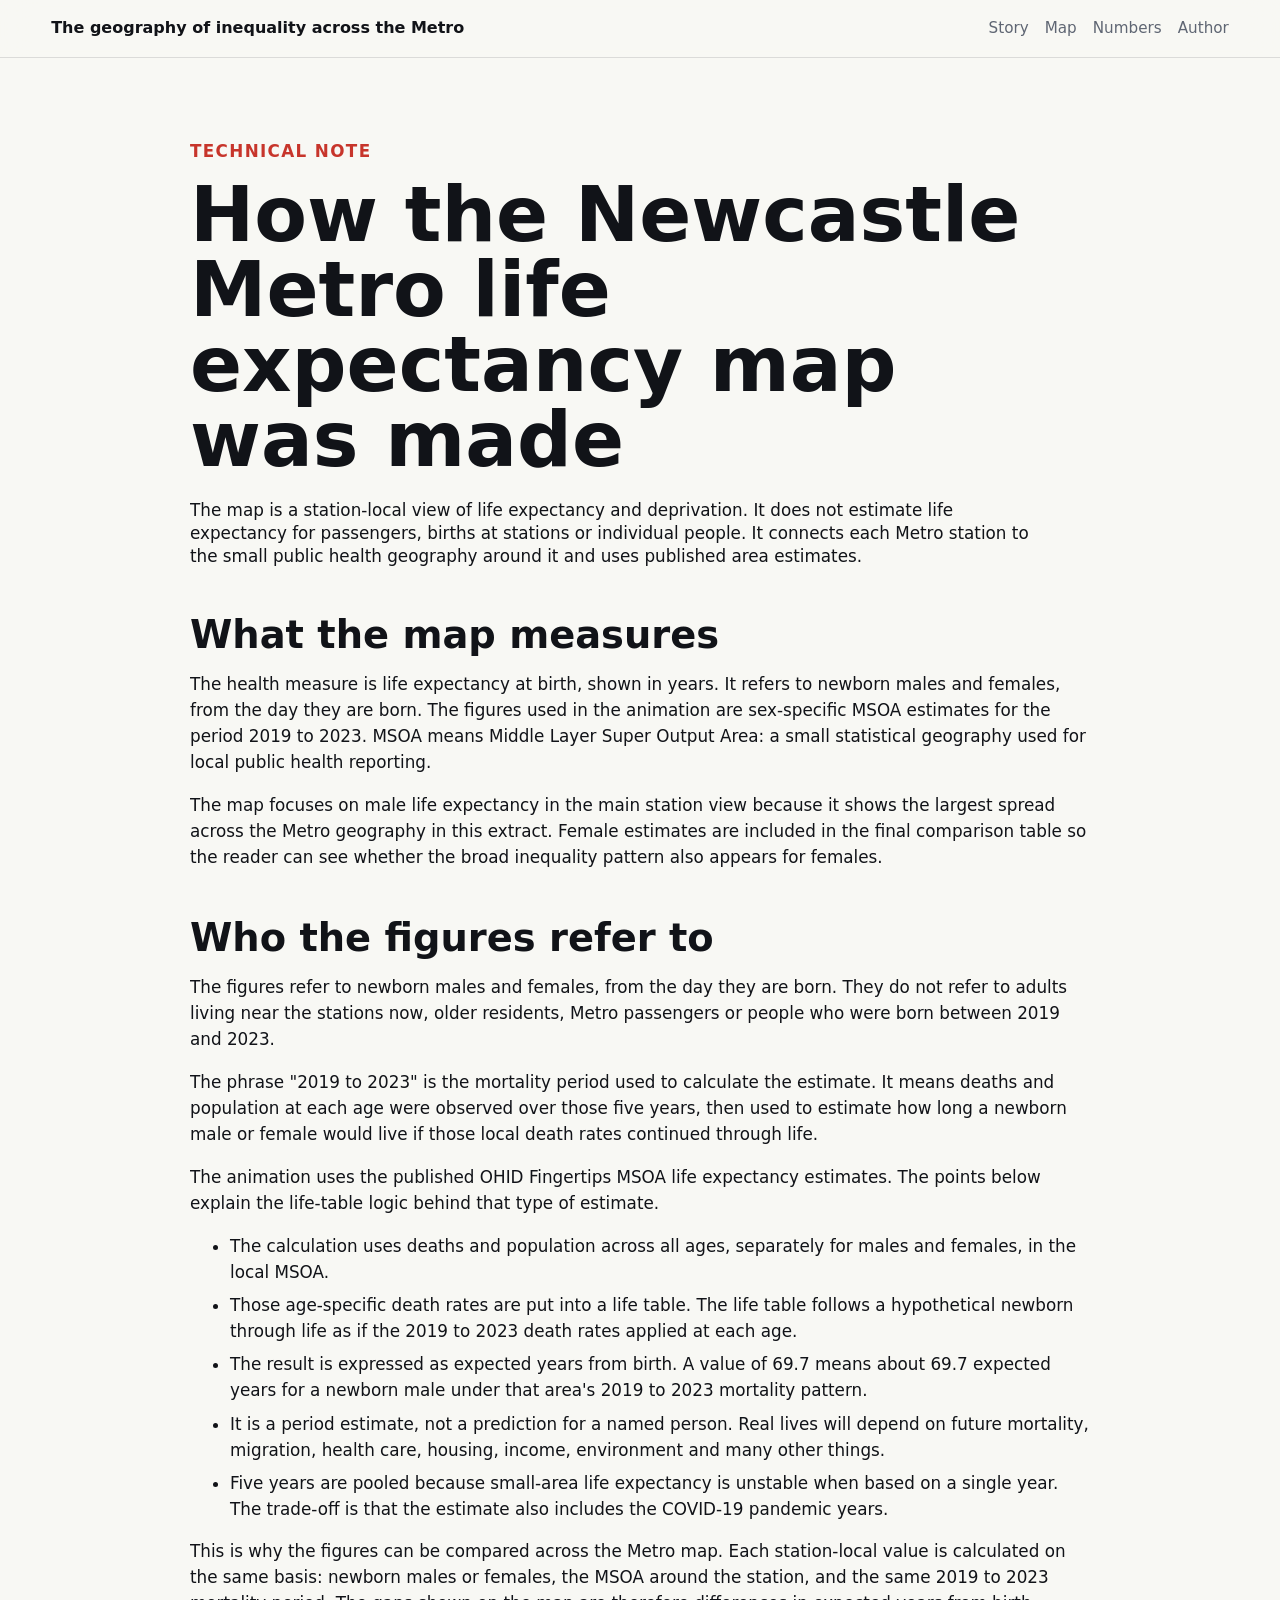
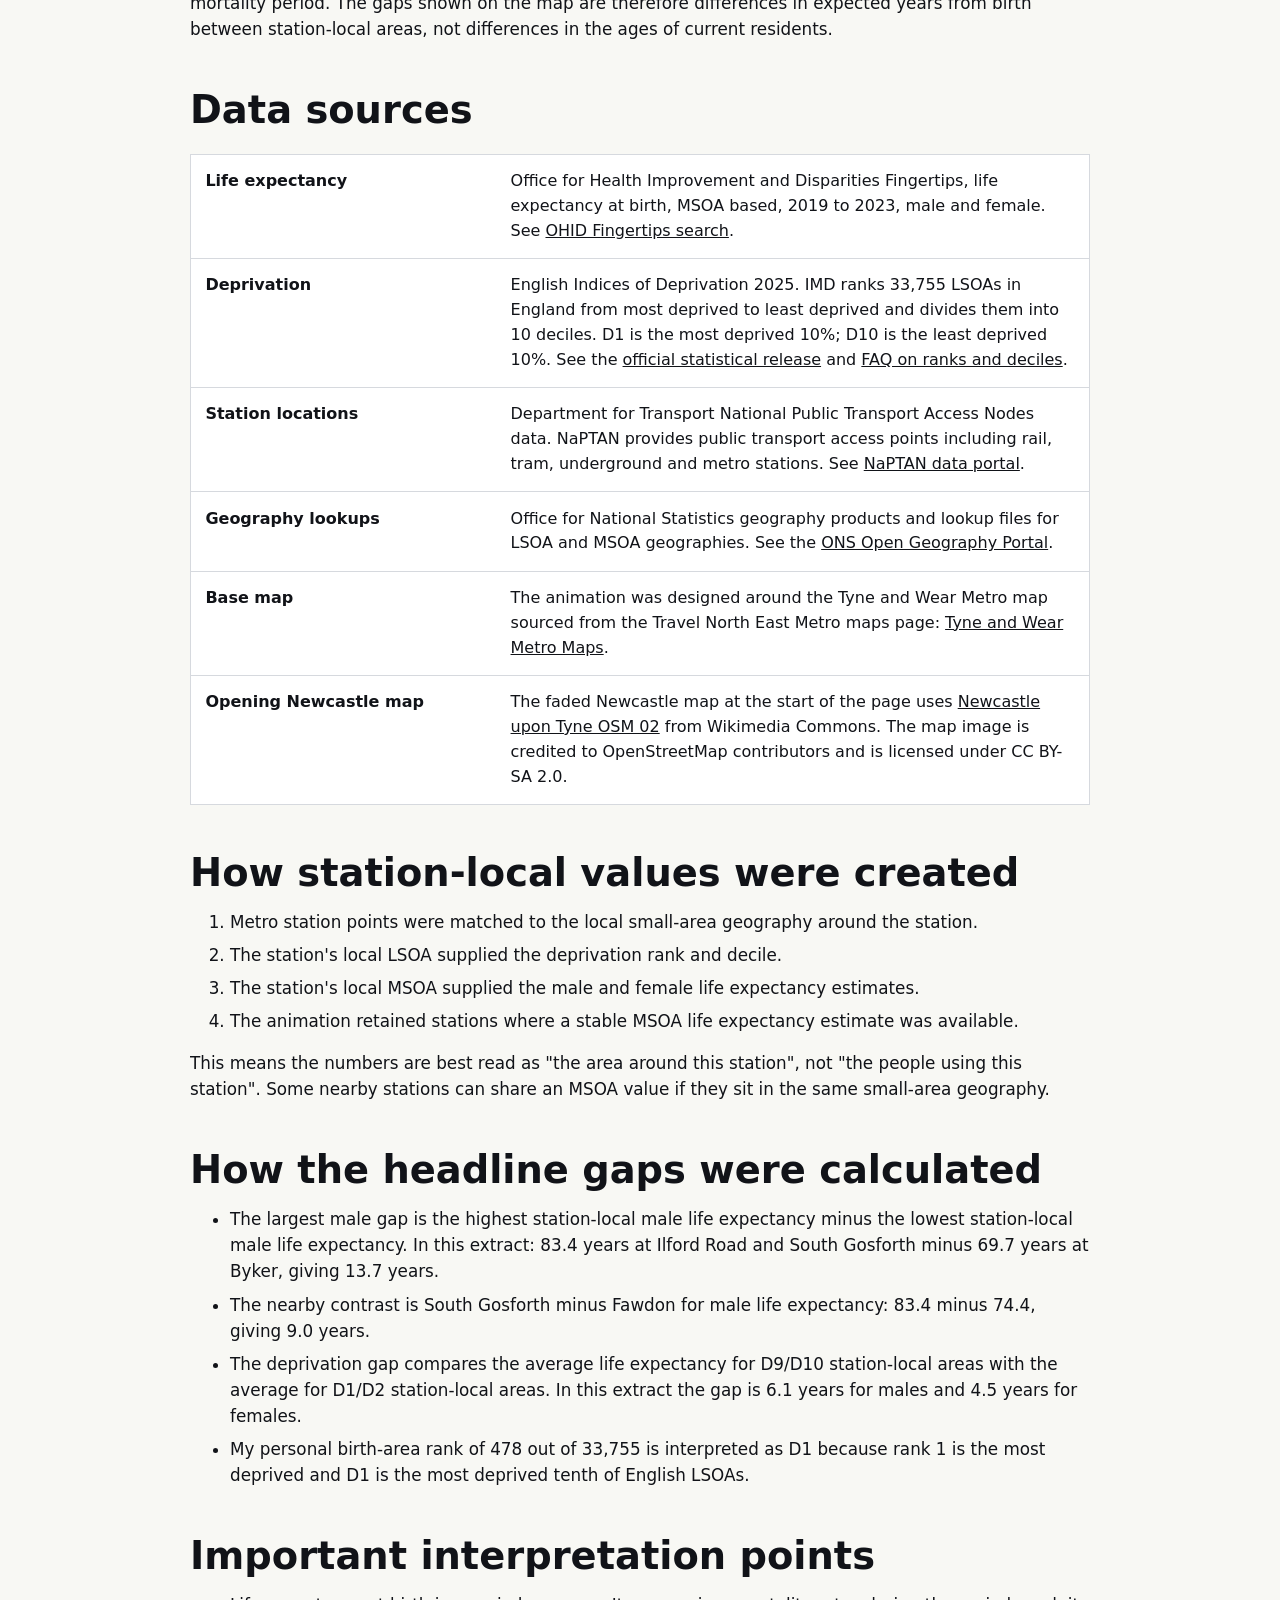
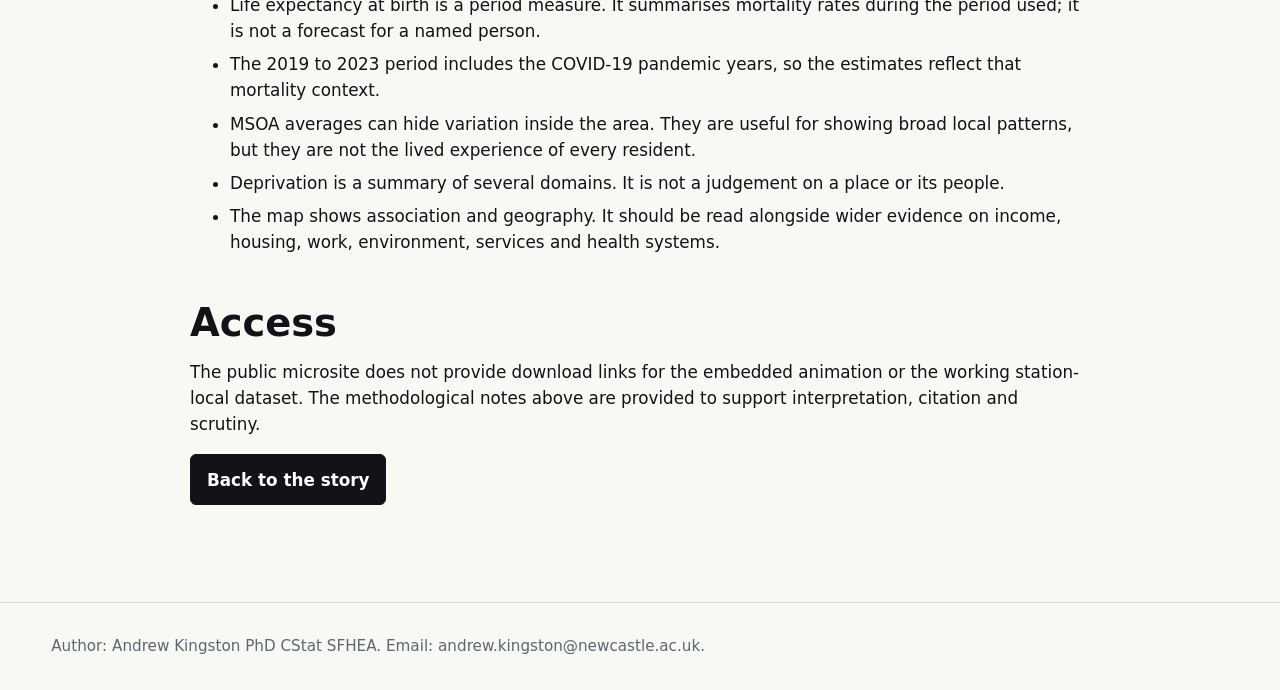
<file: technical-note/index.html>
<!doctype html>
<html lang="en">
  <head>
    <meta charset="utf-8">
    <meta name="viewport" content="width=device-width, initial-scale=1">
    <title>Technical note | Newcastle Metro life expectancy map</title>
    <meta
      name="description"
      content="Methods, data sources and limitations for the Newcastle Metro life expectancy and deprivation map."
    >
    <meta name="author" content="Andrew Kingston PhD CStat SFHEA">
    <meta name="robots" content="noarchive">
    <link rel="icon" href="../favicon.svg" type="image/svg+xml">
    <link rel="stylesheet" href="../styles.css">
  </head>
  <body>
    <header class="site-header">
      <a class="brand" href="/">The geography of inequality across the Metro</a>
      <nav aria-label="Primary navigation">
        <a href="/">Story</a>
        <a href="/#map">Map</a>
        <a href="/#numbers">Numbers</a>
        <a href="/#author">Author</a>
      </nav>
    </header>

    <main class="note-page">
      <p class="kicker">Technical note</p>
      <h1>How the Newcastle Metro life expectancy map was made</h1>
      <p class="lede">
        The map is a station-local view of life expectancy and deprivation.  It
        does not estimate life expectancy for passengers, births at stations or
        individual people.  It connects each Metro station to the small public
        health geography around it and uses published area estimates.
      </p>

      <h2>What the map measures</h2>
      <p>
        The health measure is life expectancy at birth, shown in years.  It refers
        to newborn males and females, from the day they are born.  The
        figures used in the animation are sex-specific MSOA estimates for the
        period 2019 to 2023.  MSOA means Middle Layer Super Output Area: a small
        statistical geography used for local public health reporting.
      </p>
      <p>
        The map focuses on male life expectancy in the main station view because
        it shows the largest spread across the Metro geography in this extract.
        Female estimates are included in the final comparison table so the reader
        can see whether the broad inequality pattern also appears for females.
      </p>

      <h2>Who the figures refer to</h2>
      <p>
        The figures refer to newborn males and females, from the day they are
        born.  They do not refer to adults living near the stations now, older
        residents, Metro passengers or people who were born between 2019 and
        2023.
      </p>
      <p>
        The phrase "2019 to 2023" is the mortality period used to calculate the
        estimate.  It means deaths and population at each age were observed over
        those five years, then used to estimate how long a newborn male or female
        would live if those local death rates continued through life.
      </p>
      <p>
        The animation uses the published OHID Fingertips MSOA life expectancy
        estimates.  The points below explain the life-table logic behind that
        type of estimate.
      </p>
      <ul>
        <li>
          The calculation uses deaths and population across all ages, separately
          for males and females, in the local MSOA.
        </li>
        <li>
          Those age-specific death rates are put into a life table.  The life
          table follows a hypothetical newborn through life as if the 2019 to
          2023 death rates applied at each age.
        </li>
        <li>
          The result is expressed as expected years from birth.  A value of 69.7
          means about 69.7 expected years for a newborn male under that area's
          2019 to 2023 mortality pattern.
        </li>
        <li>
          It is a period estimate, not a prediction for a named person.  Real
          lives will depend on future mortality, migration, health care, housing,
          income, environment and many other things.
        </li>
        <li>
          Five years are pooled because small-area life expectancy is unstable
          when based on a single year.  The trade-off is that the estimate also
          includes the COVID-19 pandemic years.
        </li>
      </ul>
      <p>
        This is why the figures can be compared across the Metro map.  Each
        station-local value is calculated on the same basis: newborn males or
        females, the MSOA around the station, and the same 2019 to 2023 mortality
        period.  The gaps shown on the map are therefore differences in expected
        years from birth between station-local areas, not differences in the ages
        of current residents.
      </p>

      <h2>Data sources</h2>
      <table class="note-table">
        <tbody>
          <tr>
            <th>Life expectancy</th>
            <td>
              Office for Health Improvement and Disparities Fingertips, life
              expectancy at birth, MSOA based, 2019 to 2023, male and female.
              See <a href="https://fingertips.phe.org.uk/search/life%20expectancy">OHID Fingertips search</a>.
            </td>
          </tr>
          <tr>
            <th>Deprivation</th>
            <td>
              English Indices of Deprivation 2025.  IMD ranks 33,755 LSOAs in
              England from most deprived to least deprived and divides them into
              10 deciles.  D1 is the most deprived 10%; D10 is the least deprived
              10%.  See the
              <a href="https://www.gov.uk/government/statistics/english-indices-of-deprivation-2025/english-indices-of-deprivation-2025-statistical-release">official statistical release</a>
              and
              <a href="https://www.gov.uk/government/statistics/english-indices-of-deprivation-2025/english-indices-of-deprivation-2025-frequently-asked-questions">FAQ on ranks and deciles</a>.
            </td>
          </tr>
          <tr>
            <th>Station locations</th>
            <td>
              Department for Transport National Public Transport Access Nodes
              data.  NaPTAN provides public transport access points including rail,
              tram, underground and metro stations.  See
              <a href="https://beta-naptan.dft.gov.uk/download">NaPTAN data portal</a>.
            </td>
          </tr>
          <tr>
            <th>Geography lookups</th>
            <td>
              Office for National Statistics geography products and lookup files
              for LSOA and MSOA geographies.  See the
              <a href="https://geoportal.statistics.gov.uk/">ONS Open Geography Portal</a>.
            </td>
          </tr>
          <tr>
            <th>Base map</th>
            <td>
              The animation was designed around the Tyne and Wear Metro map
              sourced from the Travel North East Metro maps page:
              <a href="https://travelnortheast.uk/ways-to-travel/metro/metro-maps/">Tyne and Wear Metro Maps</a>.
            </td>
          </tr>
          <tr>
            <th>Opening Newcastle map</th>
            <td>
              The faded Newcastle map at the start of the page uses
              <a href="https://commons.wikimedia.org/wiki/File:Newcastle_upon_Tyne_OSM_02.png">Newcastle upon Tyne OSM 02</a>
              from Wikimedia Commons.  The map image is credited to OpenStreetMap
              contributors and is licensed under CC BY-SA 2.0.
            </td>
          </tr>
        </tbody>
      </table>

      <h2>How station-local values were created</h2>
      <ol>
        <li>Metro station points were matched to the local small-area geography around the station.</li>
        <li>The station's local LSOA supplied the deprivation rank and decile.</li>
        <li>The station's local MSOA supplied the male and female life expectancy estimates.</li>
        <li>The animation retained stations where a stable MSOA life expectancy estimate was available.</li>
      </ol>
      <p>
        This means the numbers are best read as "the area around this station",
        not "the people using this station".  Some nearby stations can share an
        MSOA value if they sit in the same small-area geography.
      </p>

      <h2>How the headline gaps were calculated</h2>
      <ul>
        <li>
          The largest male gap is the highest station-local male life expectancy
          minus the lowest station-local male life expectancy.  In this extract:
          83.4 years at Ilford Road and South Gosforth minus 69.7 years at Byker,
          giving 13.7 years.
        </li>
        <li>
          The nearby contrast is South Gosforth minus Fawdon for male life
          expectancy: 83.4 minus 74.4, giving 9.0 years.
        </li>
        <li>
          The deprivation gap compares the average life expectancy for D9/D10
          station-local areas with the average for D1/D2 station-local areas.
          In this extract the gap is 6.1 years for males and 4.5 years for females.
        </li>
        <li>
          My personal birth-area rank of 478 out of 33,755 is interpreted
          as D1 because rank 1 is the most deprived and D1 is the most deprived
          tenth of English LSOAs.
        </li>
      </ul>

      <h2>Important interpretation points</h2>
      <ul>
        <li>Life expectancy at birth is a period measure.  It summarises mortality rates during the period used; it is not a forecast for a named person.</li>
        <li>The 2019 to 2023 period includes the COVID-19 pandemic years, so the estimates reflect that mortality context.</li>
        <li>MSOA averages can hide variation inside the area.  They are useful for showing broad local patterns, but they are not the lived experience of every resident.</li>
        <li>Deprivation is a summary of several domains.  It is not a judgement on a place or its people.</li>
        <li>The map shows association and geography.  It should be read alongside wider evidence on income, housing, work, environment, services and health systems.</li>
      </ul>

      <h2>Access</h2>
      <p>
        The public microsite does not provide download links for the embedded
        animation or the working station-local dataset.  The methodological notes
        above are provided to support interpretation, citation and scrutiny.
      </p>

      <p>
        <a class="button primary" href="/">Back to the story</a>
      </p>
    </main>

    <footer class="site-footer">
      <p>Author: Andrew Kingston PhD CStat SFHEA.  Email: andrew.kingston@newcastle.ac.uk.</p>
    </footer>
  </body>
</html>
</file>
<file: styles.css>
:root {
  color-scheme: light;
  --ink: #111318;
  --muted: #5f6673;
  --paper: #f8f8f4;
  --white: #ffffff;
  --line: #d6d9de;
  --red: #c7352b;
  --teal: #08756f;
  --gold: #c98f17;
  --blue: #355c96;
  --green: #4d7f4c;
  --shadow: 0 18px 45px rgba(17, 19, 24, 0.12);
}

* {
  box-sizing: border-box;
}

html {
  scroll-behavior: smooth;
}

body {
  margin: 0;
  color: var(--ink);
  background: var(--paper);
  font-family: Inter, ui-sans-serif, system-ui, -apple-system, BlinkMacSystemFont, "Segoe UI", sans-serif;
  line-height: 1.55;
  -webkit-user-select: none;
  user-select: none;
}

a {
  color: inherit;
  -webkit-user-drag: none;
  user-drag: none;
}

img,
video {
  -webkit-user-drag: none;
  user-drag: none;
}

.skip-link {
  position: absolute;
  left: 1rem;
  top: -4rem;
  z-index: 10;
  padding: 0.7rem 1rem;
  background: var(--ink);
  color: var(--white);
  border-radius: 6px;
}

.skip-link:focus {
  top: 1rem;
}

.site-header {
  position: sticky;
  top: 0;
  z-index: 4;
  display: flex;
  align-items: center;
  justify-content: space-between;
  gap: 1.5rem;
  padding: 1rem clamp(1rem, 4vw, 4rem);
  border-bottom: 1px solid rgba(17, 19, 24, 0.12);
  background: rgba(248, 248, 244, 0.92);
  backdrop-filter: blur(16px);
}

.brand {
  font-weight: 800;
  text-decoration: none;
  letter-spacing: 0;
}

nav {
  display: flex;
  align-items: center;
  gap: 1rem;
  color: var(--muted);
  font-size: 0.95rem;
}

nav a {
  text-decoration: none;
}

nav a:hover,
nav a:focus {
  color: var(--ink);
}

main {
  overflow: hidden;
}

.hero,
.map-stage,
.stat-band,
.closing-call {
  width: min(1120px, calc(100% - 2rem));
  margin-inline: auto;
}

.hero {
  position: relative;
  isolation: isolate;
  min-height: calc(100vh - 68px);
  display: grid;
  align-content: center;
  padding: 5rem 0 4rem;
}

.hero::before {
  content: "";
  position: absolute;
  z-index: 0;
  top: 2.2rem;
  right: -8vw;
  width: min(760px, 62vw);
  height: min(760px, 74vh);
  pointer-events: none;
  background:
    linear-gradient(rgba(248, 248, 244, 0.18), rgba(248, 248, 244, 0.18)),
    url("assets/newcastle-osm-hero-map.png") center / cover no-repeat;
  border-radius: 8px;
  filter: saturate(0.9) contrast(0.98);
  opacity: 0.34;
  transform: rotate(-1.5deg);
  mask-image: radial-gradient(circle at 54% 50%, #000 0%, rgba(0, 0, 0, 0.78) 42%, transparent 74%);
}

.hero > * {
  position: relative;
  z-index: 1;
}

.kicker,
.section-label {
  margin: 0 0 0.8rem;
  color: var(--red);
  font-weight: 800;
  text-transform: uppercase;
  font-size: 0.78rem;
  letter-spacing: 0.08em;
}

h1,
h2,
h3,
p {
  margin-top: 0;
}

h1 {
  max-width: 960px;
  margin-bottom: 1.35rem;
  font-size: clamp(3rem, 7vw, 6.7rem);
  line-height: 0.98;
  letter-spacing: 0;
}

h2 {
  max-width: 860px;
  margin-bottom: 1rem;
  font-size: clamp(2rem, 4vw, 4rem);
  line-height: 1.04;
  letter-spacing: 0;
}

h3 {
  margin-bottom: 0.4rem;
  font-size: 1.05rem;
}

.lede {
  max-width: 860px;
  color: var(--ink);
  font-size: clamp(1.25rem, 2.2vw, 1.8rem);
  line-height: 1.35;
}

.hero > p:not(.kicker) {
  max-width: 780px;
  font-size: 1.08rem;
}

.hero-actions,
.chapter-bar {
  display: flex;
  flex-wrap: wrap;
  gap: 0.75rem;
}

.hero-actions {
  margin-top: 1.5rem;
}

.button,
.chapter-bar button {
  display: inline-flex;
  align-items: center;
  justify-content: center;
  min-height: 44px;
  padding: 0.72rem 1rem;
  border: 1px solid var(--ink);
  border-radius: 6px;
  background: transparent;
  color: var(--ink);
  font: inherit;
  font-weight: 750;
  text-decoration: none;
  cursor: pointer;
}

.button.primary {
  background: var(--ink);
  color: var(--white);
}

.button:hover,
.button:focus,
.chapter-bar button:hover,
.chapter-bar button:focus {
  transform: translateY(-1px);
  box-shadow: 0 8px 18px rgba(17, 19, 24, 0.14);
}

.map-stage {
  padding: 5rem 0 3.5rem;
}

.section-intro {
  max-width: 740px;
  color: var(--muted);
  font-size: 1.1rem;
}

.video-frame {
  margin-top: 2rem;
  background: #08090c;
  border: 1px solid rgba(17, 19, 24, 0.18);
  border-radius: 8px;
  box-shadow: var(--shadow);
  overflow: hidden;
}

video {
  display: block;
  width: 100%;
  aspect-ratio: 16 / 9;
  background: #08090c;
}

.chapter-bar {
  margin-top: 1rem;
}

.chapter-bar button {
  border-color: rgba(17, 19, 24, 0.25);
  background: var(--white);
}

.stat-band {
  display: grid;
  grid-template-columns: minmax(220px, 0.55fr) minmax(0, 1fr);
  gap: 2rem;
  padding: 4rem 0;
  border-top: 1px solid var(--line);
  border-bottom: 1px solid var(--line);
}

.stat-grid {
  display: grid;
  grid-template-columns: repeat(2, minmax(0, 1fr));
  gap: 1rem;
}

.stat-card {
  min-height: 210px;
  padding: 1.25rem;
  border: 1px solid var(--line);
  border-top: 8px solid var(--ink);
  border-radius: 8px;
  background: var(--white);
}

.stat-card p:last-child {
  margin-bottom: 0;
  color: var(--muted);
}

.stat-value {
  margin-bottom: 0.6rem;
  font-size: clamp(2.4rem, 5vw, 4.2rem);
  font-weight: 900;
  line-height: 0.95;
}

.accent-red {
  border-top-color: var(--red);
}

.accent-teal {
  border-top-color: var(--teal);
}

.accent-gold {
  border-top-color: var(--gold);
}

.accent-blue {
  border-top-color: var(--blue);
}

.essay {
  width: min(880px, calc(100% - 2rem));
  margin-inline: auto;
  padding: 5.5rem 0 2.5rem;
}

.essay section {
  padding: 0 0 3.75rem;
  margin-bottom: 3.75rem;
  border-bottom: 1px solid var(--line);
}

.essay h2 {
  max-width: 760px;
  margin-bottom: 1.15rem;
  font-size: clamp(1.9rem, 3vw, 3rem);
}

.essay p {
  max-width: 760px;
  font-size: 1.08rem;
}

.essay section p:first-of-type {
  font-size: 1.2rem;
  color: var(--ink);
}

.closing-call {
  display: grid;
  grid-template-columns: 1fr 1fr;
  gap: 2.5rem;
  margin-top: 2rem;
  margin-bottom: 4rem;
  padding: 3rem;
  border: 2px solid var(--ink);
  border-radius: 8px;
  background: var(--white);
}

.closing-call h2 {
  font-size: clamp(2rem, 3.6vw, 3.9rem);
}

.closing-call p:last-child {
  align-self: start;
  margin-bottom: 0;
  font-size: 1.16rem;
}

.author-note {
  width: min(880px, calc(100% - 2rem));
  margin: 0 auto 4rem;
  padding: 3.25rem 0 4rem;
  border-top: 1px solid var(--line);
}

.author-note h2 {
  max-width: 760px;
  margin-bottom: 1rem;
  font-size: clamp(1.9rem, 3vw, 3rem);
}

.author-note p {
  max-width: 760px;
  font-size: 1.08rem;
}

.text-link {
  color: var(--ink);
  font-weight: 800;
  text-decoration: underline;
  text-decoration-color: var(--red);
  text-decoration-thickness: 2px;
  text-underline-offset: 0.18em;
}

.site-footer {
  display: flex;
  justify-content: space-between;
  gap: 1rem;
  padding: 2rem clamp(1rem, 4vw, 4rem);
  color: var(--muted);
  border-top: 1px solid var(--line);
  font-size: 0.95rem;
}

.site-footer p {
  margin: 0;
}

.note-page {
  width: min(900px, calc(100% - 2rem));
  margin: 0 auto;
  padding: 5rem 0;
}

.note-page h1 {
  font-size: clamp(2.8rem, 6vw, 5.8rem);
}

.note-page h2 {
  margin-top: 3rem;
  font-size: clamp(1.7rem, 3vw, 2.6rem);
}

.note-page p,
.note-page li {
  font-size: 1.05rem;
}

.note-page li + li {
  margin-top: 0.45rem;
}

.note-table {
  width: 100%;
  border-collapse: collapse;
  margin: 1.5rem 0 2rem;
  background: var(--white);
  border: 1px solid var(--line);
}

.note-table th,
.note-table td {
  padding: 0.9rem;
  text-align: left;
  border-bottom: 1px solid var(--line);
  vertical-align: top;
}

.note-table th {
  width: 34%;
}

code {
  padding: 0.12rem 0.3rem;
  border-radius: 4px;
  background: rgba(17, 19, 24, 0.08);
}

@media (max-width: 850px) {
  .site-header {
    position: static;
    align-items: flex-start;
    flex-direction: column;
  }

  nav {
    width: 100%;
    overflow-x: auto;
    padding-bottom: 0.2rem;
  }

  .hero {
    min-height: auto;
    padding-top: 3.5rem;
  }

  .hero::before {
    top: 5rem;
    right: -18rem;
    width: 720px;
    height: 620px;
    opacity: 0.2;
  }

  .stat-band,
  .closing-call {
    grid-template-columns: 1fr;
  }

  .stat-grid {
    grid-template-columns: 1fr;
  }

  .closing-call {
    padding: 1.4rem;
  }

  .site-footer {
    flex-direction: column;
  }
}

@media (max-width: 520px) {
  h1 {
    font-size: 2.7rem;
  }

  .button,
  .chapter-bar button {
    width: 100%;
  }
}
</file>
